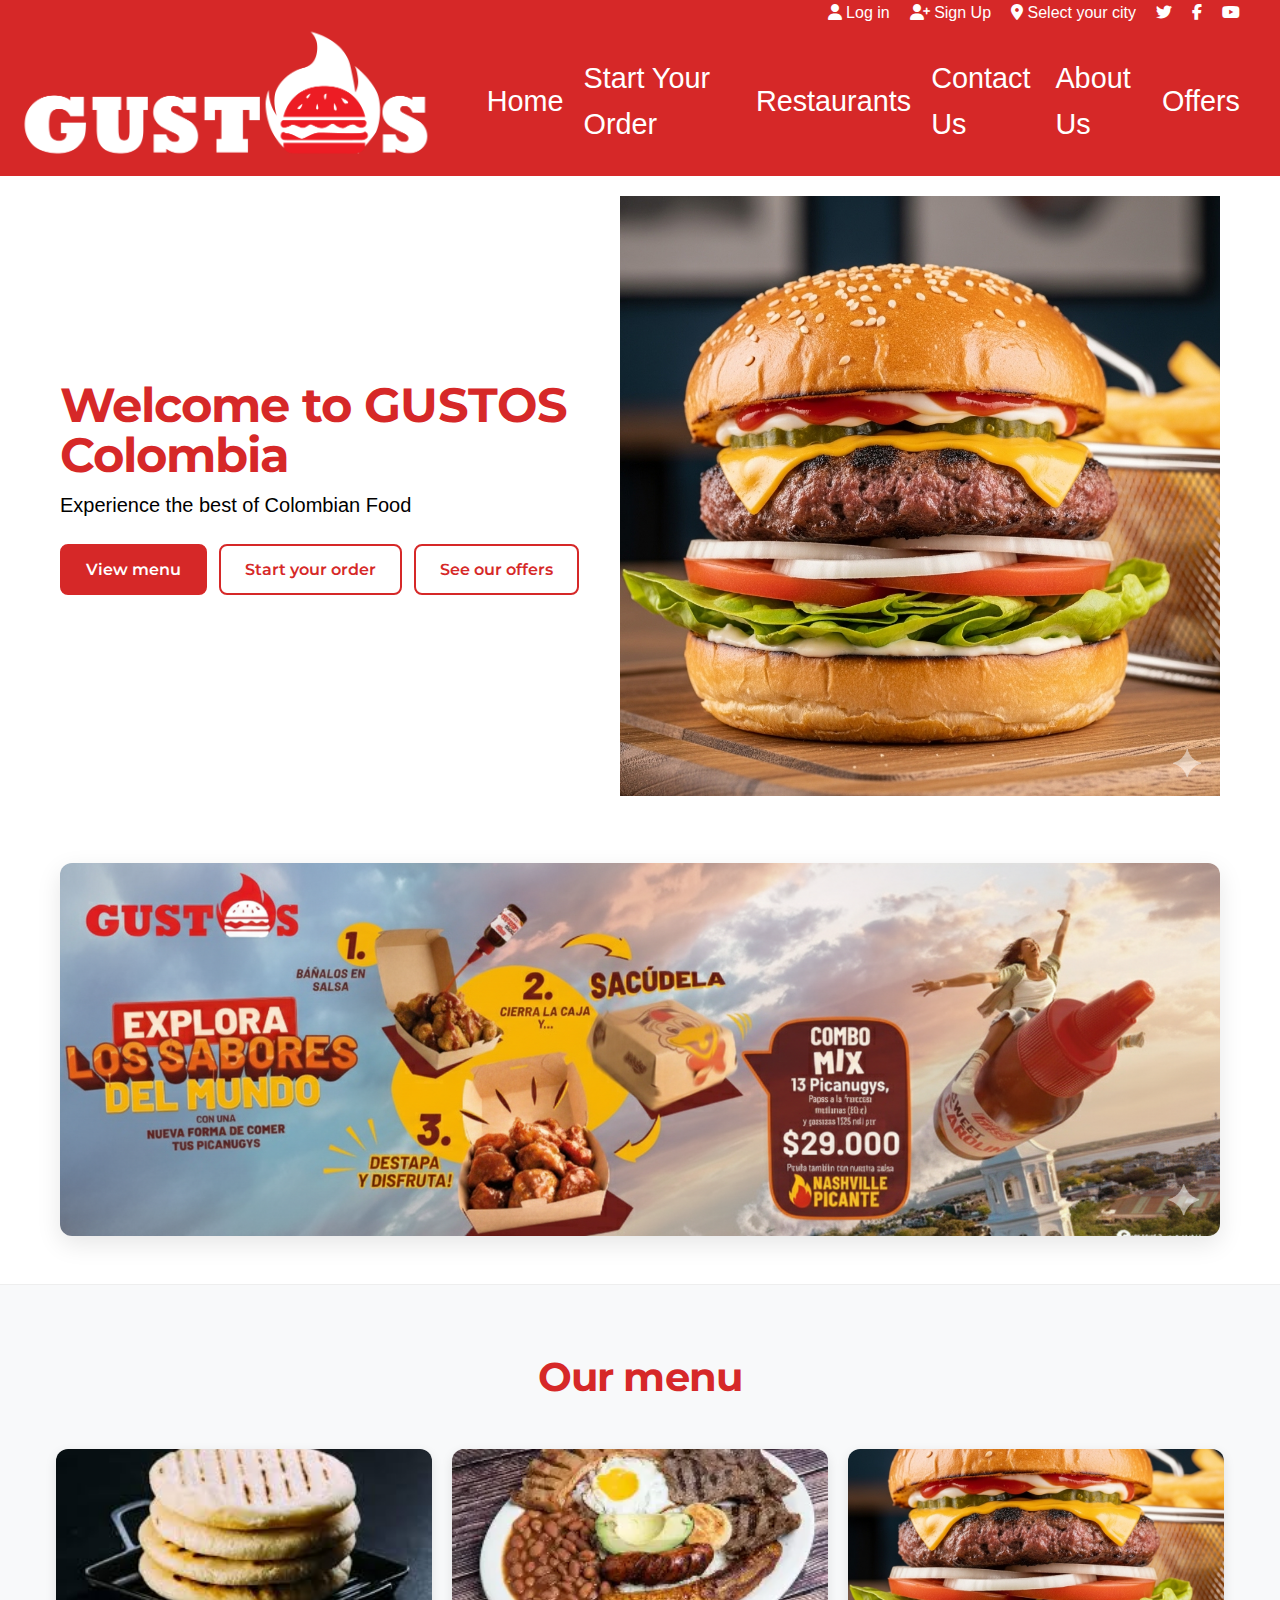
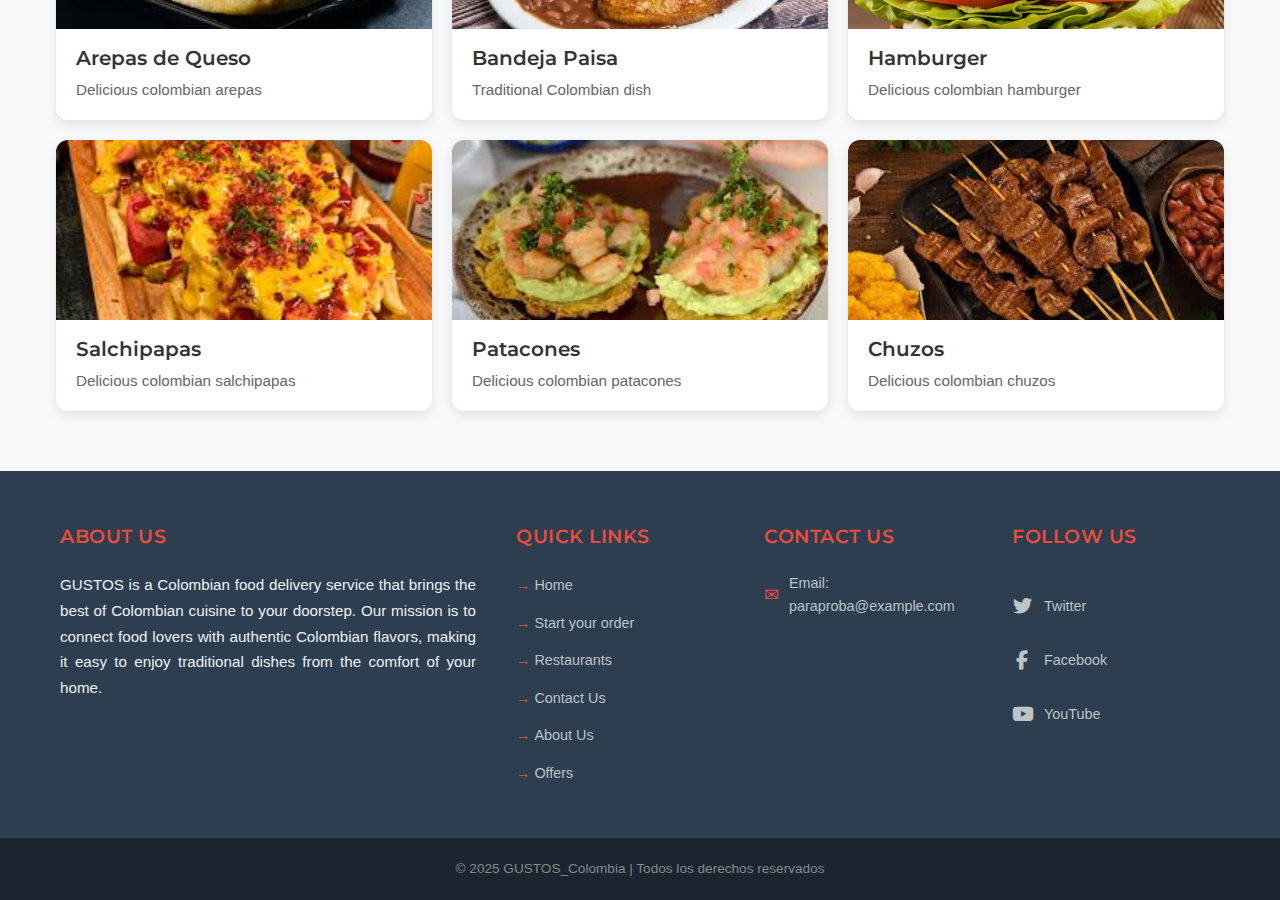
<file: 0.First_landing_page/index.html>
<!DOCTYPE html>
<html lang="en">
<head>
    <meta charset="UTF-8">
    <meta name="viewport" content="width=device-width, initial-scale=1.0">
    <title> GUSTOS - Comida con Sabor a Colombia - GUSTOS </title>
    <link rel="icon" href= "images/logo.png" type="image/png">
     <!-- Preconnect and Google Fonts -->
     <link rel="preconnect" href="https://fonts.googleapis.com">
     <link rel="preconnect" href="https://fonts.gstatic.com" crossorigin>
     <link href="https://fonts.googleapis.com/css2?family=Montserrat:wght@400;600;700&family=Inter:wght@300;400;600&display=swap" rel="stylesheet">
    <link rel="stylesheet" href="https://cdnjs.cloudflare.com/ajax/libs/font-awesome/6.5.0/css/all.min.css">
    <link rel="stylesheet" href= "styles.css">
    <link href="https://fonts.googleapis.com/css2?family=Montserrat:wght@400;600;700&family=Inter:wght@300;400;600&display=swap" rel="stylesheet">
</head>
<body>
<header class="header"> 
  <div class="top-header">
    <ul class="list-top-header">
      <li>
        <i class="fa-solid fa-user"></i>
        <a href="login.html">Log in</a>
      </li>
      <li>
        <i class="fa-solid fa-user-plus"></i>
        <a href="register.html">Sign Up</a>
      </li>
      <li>
        <i class="fa-solid fa-location-dot"></i>
        <span>Select your city</span>
      </li>
      <li>
        <a href="https://x.com/GUSTOS_Colombia" target="_blank"><i class="fa-brands fa-twitter"></i></a>
      </li>
      <li>
        <a href="https://www.facebook.com/GUSTOSColombia" target="_blank"><i class="fa-brands fa-facebook-f"></i></a>
      </li>
      <li>
        <a href="https://www.youtube.com/@GUSTOSColombia" target="_blank"><i class="fa-brands fa-youtube"></i></a>
      </li>
    </ul>
  </div>
</header>
        <!--header content (links)-->
        <nav class="navbar">
            <div class="logo"> 
                <img src = "images/GUSTOS BLANCO-02.png" alt= "logo de gustos" >
            </div>
            <ul class="nav-links">
                <li> <a href="home">Home</a></li>
                <li> <a href="orders">Start Your Order</a></li>
                <li> <a href="our_restaurants">Restaurants</a></li>
                <li> <a href="contact_us">Contact Us</a></li>
                    <li> <a href="about_us">About Us</a></li>
                    <li> <a href="offers">Offers</a></li>
                </ul>
        </nav>

    </header>
    
    <main>
            <!-- HERO -->
        <section class = "hero">
            <div class = "hero_text">
                <h1>Welcome to GUSTOS Colombia</h1>
                <p>Experience the best of Colombian Food</p>
                <div class = "hero_button">
                    <a href = "#our_foods" class = "btn-primary">View menu</a>
                    <a href = "orders.html" class = "btn secondary"> Start your order</a>
                    <a href = "offerts.html" class = "btn secondary"> See our offers</a>
                </div>
            </div>
            <div class = "hero_image">
                <img src = "images/hamburger.png" width="600" height="600" alt = "delicious hamburger">
            </div>
        </section>

        <!-- SECCIÓN PROMOCIONAL -->
        <section class="promotional-banner">
            <div class="container">
                <img src="images/JEJE.png" alt="Explora los sabores del mundo - Promoción especial" class="promo-image">
            </div>
        </section>


        <!-- Our food-->
        <section id = "our_foods" class = "our_foods">
            <h2>Our menu</h2>
            <div class = "food_grid">
                <article class = "food_card">
                    <a href = "menu.html" class = "card">
                        <div class = "food_image">
                            <img src = "images/arepas.jpg" loading="lazy" alt = "Arepas" width="300" height="200">
                        </div>
                        <h3>Arepas de Queso</h3>
                        <p>Delicious colombian arepas</p>
                    </a>
                </article>
                <article class = "food_card">
                    <a href = "menu.html" class = "card">
                        <div class = "food_image">
                            <img src = "images/OIP.webp" loading="lazy"  alt = "Bandeja Paisa" width="300" height="200">
                        </div>
                        <h3>Bandeja Paisa</h3>
                        <p>Traditional Colombian dish</p>
                    </a>
                </article>
                <article class = "food_card">
                    <a href = "menu.html" class = "card">
                        <div class = "food_image">
                            <img src = "images/hamburger.png" loading="lazy" alt = "Arepas" width="300" height="200">
                        </div>
                        <h3>Hamburger</h3>
                        <p>Delicious colombian hamburger</p>
                    </a>
                </article>
                  <article class = "food_card">
                    <a href = "menu.html" class = "card">
                        <div class = "food_image">
                            <img src = "images/salchipapas.jpg" loading="lazy" alt = "Salchipapas" width="300" height="200">
                        </div>
                        <h3>Salchipapas</h3>
                        <p>Delicious colombian salchipapas</p>
                    </a>
                </article>
                                  <article class = "food_card">
                    <a href = "menu.html" class = "card">
                        <div class = "food_image">
                            <img src = "images/patacones.jpg" loading="lazy" alt = "Patacones" width="300" height="200">
                        </div>
                        <h3>Patacones</h3>
                        <p>Delicious colombian patacones</p>
                    </a>
                </article>
                <article class = "food_card">
                    <a href = "menu.html" class = "card">
                        <div class = "food_image">
                            <img src = "images/chuzos.jpg" loading="lazy" alt = "Chuzos" width="300" height="200">
                        </div>
                        <h3>Chuzos</h3>
                        <p>Delicious colombian chuzos</p>
                    </a>
                </article> 
            </div>
        </section>
    </main>
    <footer class = "footer">
        <div class = "footer_content">
            <div class = "footer_section about">
                <h3>About Us</h3>
                <p>GUSTOS is a Colombian food delivery service that brings the best of Colombian cuisine to your doorstep. Our mission is to connect food lovers with authentic Colombian flavors, making it easy to enjoy traditional dishes from the comfort of your home.</p>
            </div>
            <div class = "footer_section links">
                <h3>Quick Links</h3>
                <ul>
                    <li><a href="home">Home</a></li>
                    <li><a href="orders">Start your order</a></li>
                    <li><a href="our_restaurants">Restaurants</a></li>
                    <li><a href="contact_us">Contact Us</a></li>
                    <li><a href="about_us">About Us</a></li>
                    <li><a href="offers">Offers</a></li>
                </ul>
            </div>
            <div class = "footer_section contact">
                <h3>Contact Us</h3>
                <p>Email: paraproba@example.com</p>
            </div>
            <div class = "footer_section social">
                <h3>Follow Us</h3>
                <a href = "https://x.com/GUSTOS_Colombia" target="_blank"><i class="fa-brands fa-twitter"></i> Twitter</a>
                <a href = "https://www.facebook.com/GUSTOSColombia" target="_blank"><i class="fa-brands fa-facebook-f"></i> Facebook</a>
                <a href = "https://www.youtube.com/@GUSTOSColombia" target="_blank"><i class="fa-brands fa-youtube"></i> YouTube</a>
            </div>
        </div>
    <div class = "footer_bottom">
        <p>&copy; 2025 GUSTOS_Colombia | Todos los derechos reservados</p>
    </div>
</body>
</html>
</file>
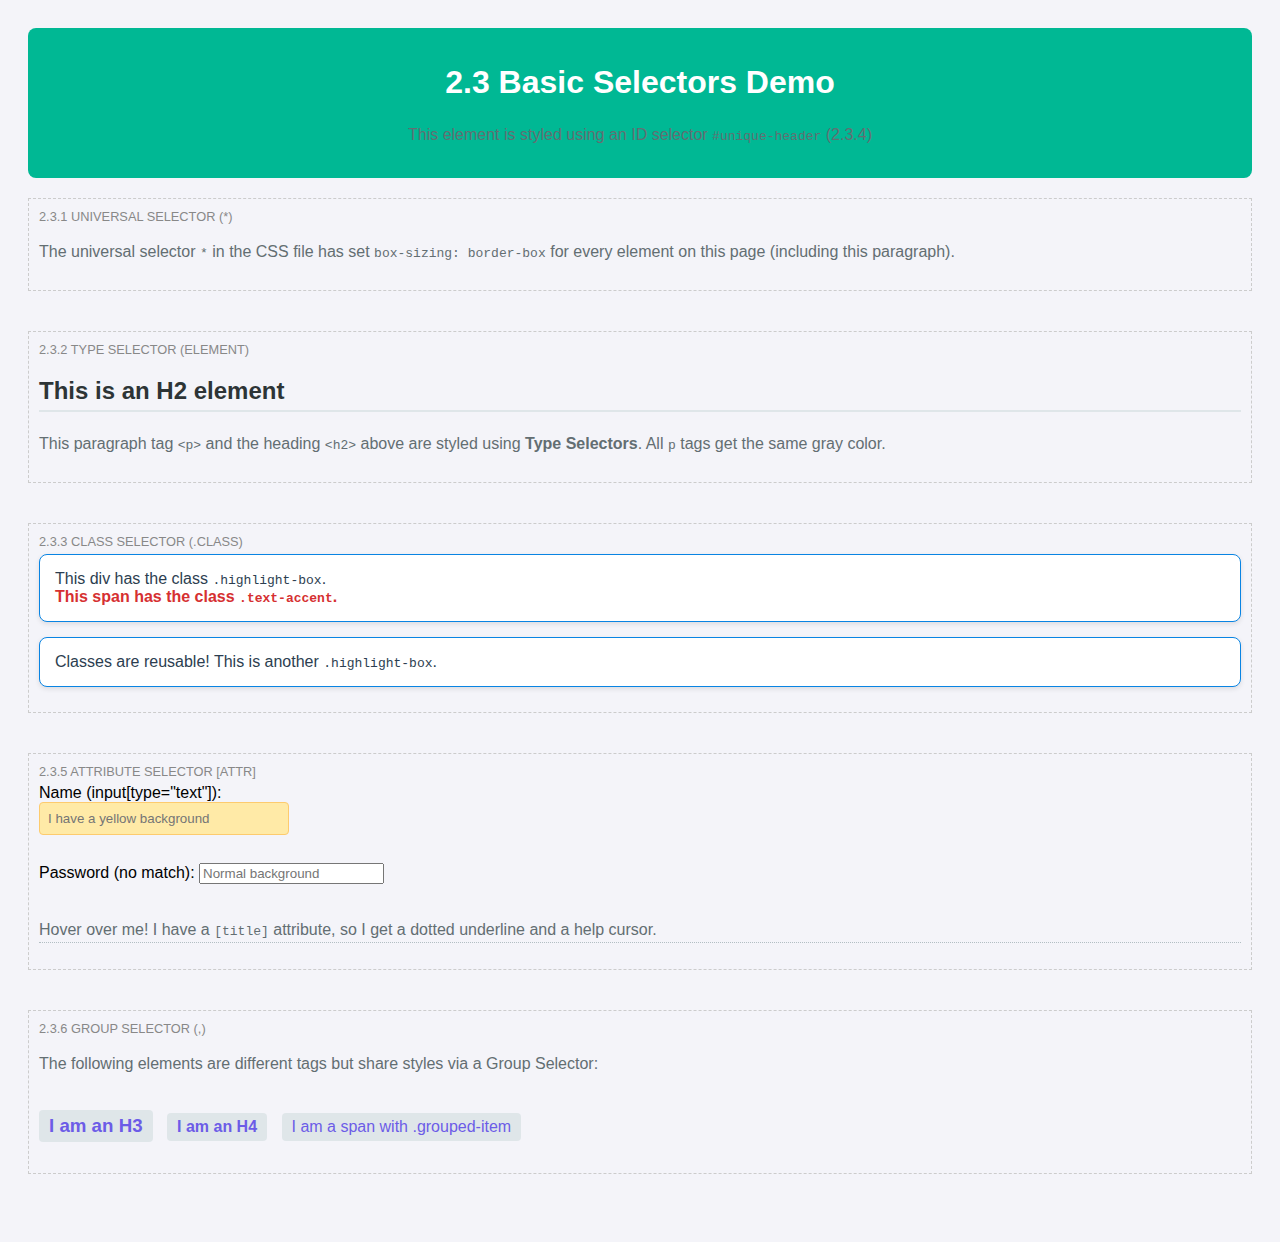
<file: 2.3 CSS_basic_selectors/Summary/index.html>
<!DOCTYPE html>
<html lang="en">
<head>
    <meta charset="UTF-8">
    <meta name="viewport" content="width=device-width, initial-scale=1.0">
    <title>2.3 Basic Selectors Demo</title>
    <!-- Linking the CSS file -->
    <link rel="stylesheet" href="selectors.css">
    <style>
        /* Small internal style just to layout the sections clearly */
        section {
            margin-bottom: 40px;
            padding: 10px;
            border: 1px dashed #ccc;
        }
        .label {
            font-size: 0.8rem;
            text-transform: uppercase;
            color: #888;
            margin-bottom: 5px;
            display: block;
        }
    </style>
</head>
<body>

    <header id="unique-header">
        <h1>2.3 Basic Selectors Demo</h1>
        <p>This element is styled using an ID selector <code>#unique-header</code> (2.3.4)</p>
    </header>

    <!-- 2.3.1 Universal Selector -->
    <section>
        <span class="label">2.3.1 Universal Selector (*)</span>
        <p>The universal selector <code>*</code> in the CSS file has set <code>box-sizing: border-box</code> for every element on this page (including this paragraph).</p>
    </section>

    <!-- 2.3.2 Type Selector -->
    <section>
        <span class="label">2.3.2 Type Selector (element)</span>
        <h2>This is an H2 element</h2>
        <p>This paragraph tag <code>&lt;p&gt;</code> and the heading <code>&lt;h2&gt;</code> above are styled using <strong>Type Selectors</strong>. All <code>p</code> tags get the same gray color.</p>
    </section>

    <!-- 2.3.3 Class Selector -->
    <section>
        <span class="label">2.3.3 Class Selector (.class)</span>
        <div class="highlight-box">
            This div has the class <code>.highlight-box</code>.
            <br>
            <span class="text-accent">This span has the class <code>.text-accent</code>.</span>
        </div>
        <div class="highlight-box">
            Classes are reusable! This is another <code>.highlight-box</code>.
        </div>
    </section>

    <!-- 2.3.5 Attribute Selector -->
    <section>
        <span class="label">2.3.5 Attribute Selector [attr]</span>
        
        <label for="name">Name (input[type="text"]):</label>
        <input type="text" id="name" placeholder="I have a yellow background">

        <br>
        <label for="pass">Password (no match):</label>
        <input type="password" id="pass" placeholder="Normal background">

        <br><br>
        <p title="I have a title attribute">
            Hover over me! I have a <code>[title]</code> attribute, so I get a dotted underline and a help cursor.
        </p>
    </section>

    <!-- 2.3.6 Group Selector -->
    <section>
        <span class="label">2.3.6 Group Selector (,)</span>
        <p>The following elements are different tags but share styles via a Group Selector:</p>
        
        <h3>I am an H3</h3>
        <h4>I am an H4</h4>
        <span class="grouped-item">I am a span with .grouped-item</span>
    </section>

</body>
</html>
</file>
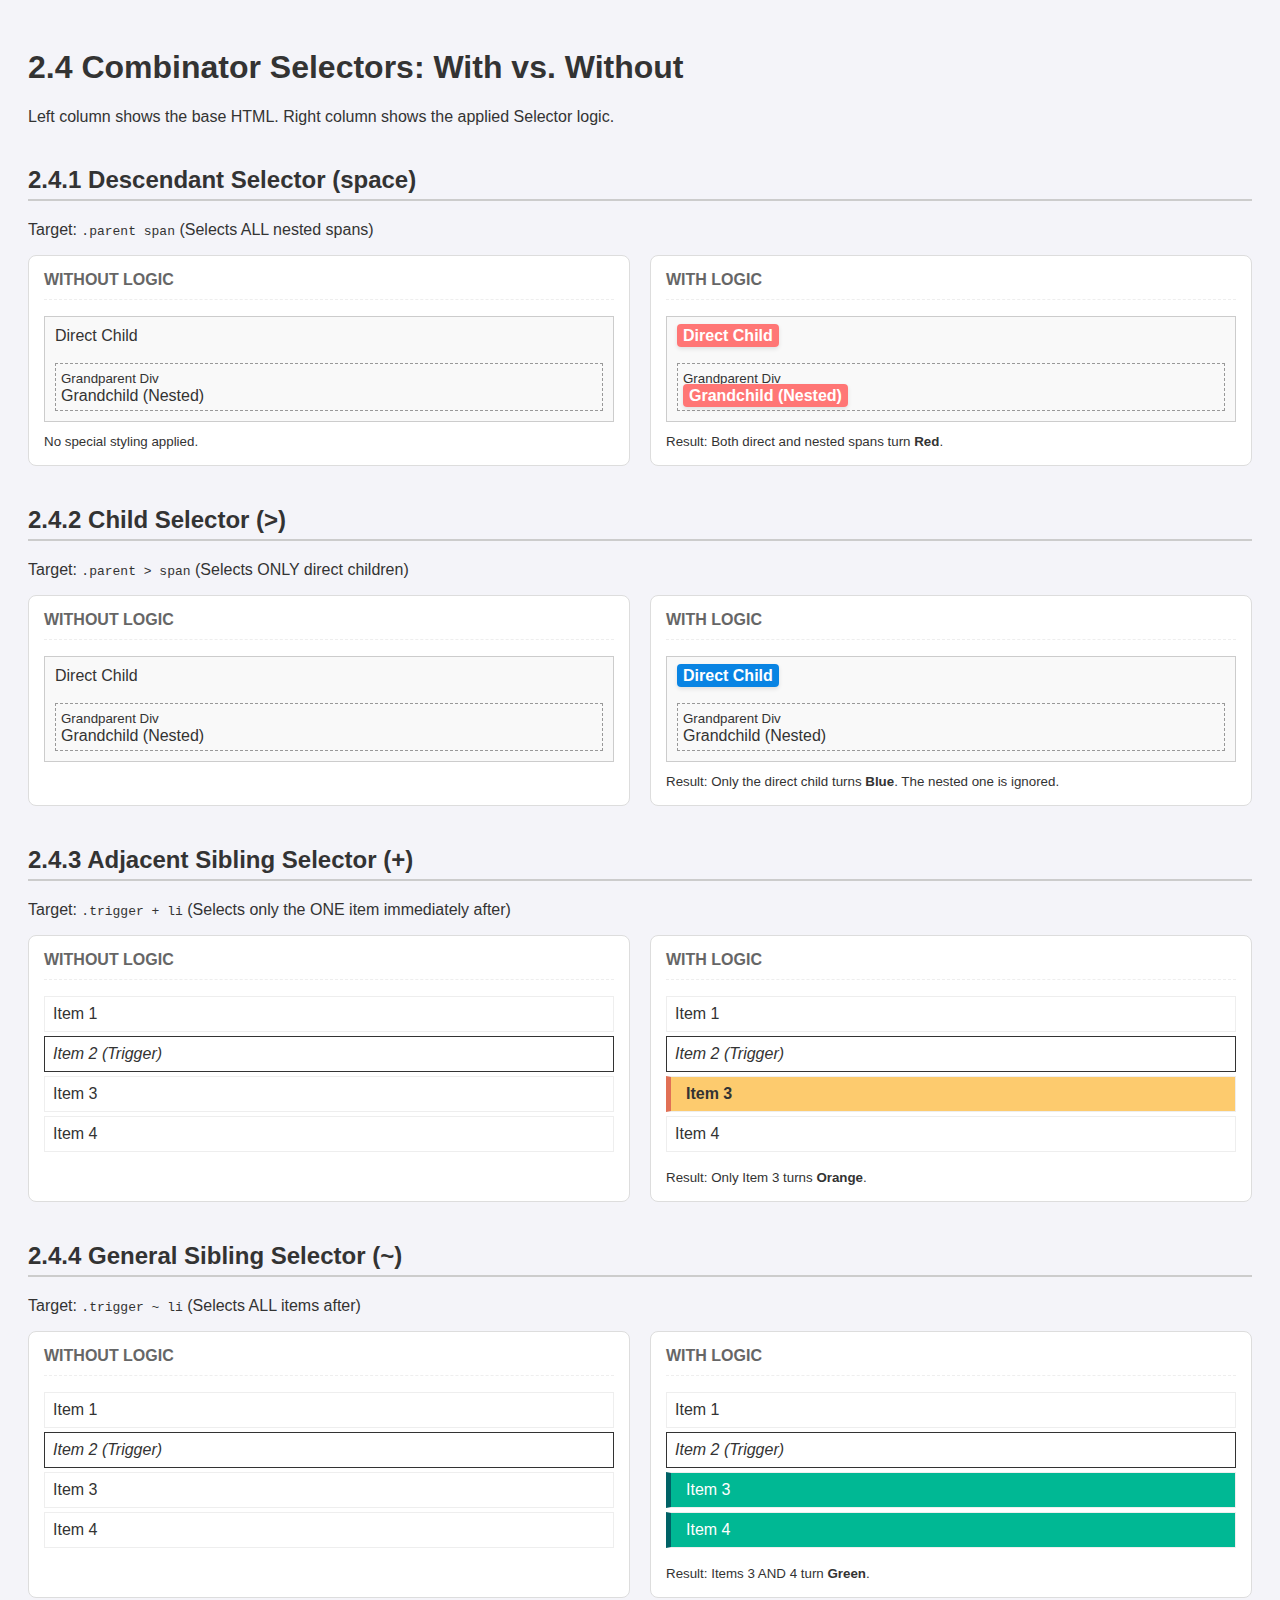
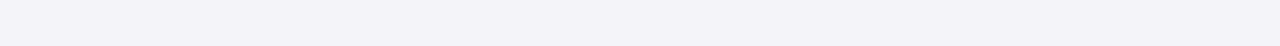
<file: 2.4 CSS_Combinator Selectors/summary/index.html>
<!DOCTYPE html>
<html lang="en">
<head>
    <meta charset="UTF-8">
    <meta name="viewport" content="width=device-width, initial-scale=1.0">
    <title>2.4 Combinators: With vs Without</title>
    <link rel="stylesheet" href="combinators.css">
</head>
<body>

    <h1>2.4 Combinator Selectors: With vs. Without</h1>
    <p>Left column shows the base HTML. Right column shows the applied Selector logic.</p>

    <!-- 2.4.1 Descendant -->
    <h2>2.4.1 Descendant Selector (space)</h2>
    <p>Target: <code>.parent span</code> (Selects ALL nested spans)</p>
    <div class="comparison-wrapper">
        <!-- WITHOUT -->
        <div class="col">
            <h3>Without Logic</h3>
            <div class="demo-box">
                <span>Direct Child</span><br><br>
                <div style="border:1px dashed #999; padding:5px;">
                    <small>Grandparent Div</small><br>
                    <span>Grandchild (Nested)</span>
                </div>
            </div>
            <small>No special styling applied.</small>
        </div>

        <!-- WITH -->
        <div class="col">
            <h3>With Logic</h3>
            <!-- The class "with-descendant" activates the CSS rules -->
            <div class="demo-box with-descendant">
                <span>Direct Child</span><br><br>
                <div style="border:1px dashed #999; padding:5px;">
                    <small>Grandparent Div</small><br>
                    <span>Grandchild (Nested)</span>
                </div>
            </div>
            <small>Result: Both direct and nested spans turn <strong>Red</strong>.</small>
        </div>
    </div>


    <!-- 2.4.2 Child -->
    <h2>2.4.2 Child Selector (>)</h2>
    <p>Target: <code>.parent > span</code> (Selects ONLY direct children)</p>
    <div class="comparison-wrapper">
        <!-- WITHOUT -->
        <div class="col">
            <h3>Without Logic</h3>
            <div class="demo-box">
                <span>Direct Child</span><br><br>
                <div style="border:1px dashed #999; padding:5px;">
                    <small>Grandparent Div</small><br>
                    <span>Grandchild (Nested)</span>
                </div>
            </div>
        </div>

        <!-- WITH -->
        <div class="col">
            <h3>With Logic</h3>
            <div class="demo-box with-child">
                <span>Direct Child</span><br><br>
                <div style="border:1px dashed #999; padding:5px;">
                    <small>Grandparent Div</small><br>
                    <span>Grandchild (Nested)</span>
                </div>
            </div>
            <small>Result: Only the direct child turns <strong>Blue</strong>. The nested one is ignored.</small>
        </div>
    </div>


    <!-- 2.4.3 Adjacent Sibling -->
    <h2>2.4.3 Adjacent Sibling Selector (+)</h2>
    <p>Target: <code>.trigger + li</code> (Selects only the ONE item immediately after)</p>
    <div class="comparison-wrapper">
        <!-- WITHOUT -->
        <div class="col">
            <h3>Without Logic</h3>
            <ul>
                <li>Item 1</li>
                <li class="trigger">Item 2 (Trigger)</li>
                <li>Item 3</li>
                <li>Item 4</li>
            </ul>
        </div>

        <!-- WITH -->
        <div class="col">
            <h3>With Logic</h3>
            <div class="with-adjacent">
                <ul>
                    <li>Item 1</li>
                    <li class="trigger">Item 2 (Trigger)</li>
                    <li>Item 3</li>
                    <li>Item 4</li>
                </ul>
            </div>
            <small>Result: Only Item 3 turns <strong>Orange</strong>.</small>
        </div>
    </div>


    <!-- 2.4.3 General Sibling -->
    <h2>2.4.4 General Sibling Selector (~)</h2>
    <p>Target: <code>.trigger ~ li</code> (Selects ALL items after)</p>
    <div class="comparison-wrapper">
        <!-- WITHOUT -->
        <div class="col">
            <h3>Without Logic</h3>
            <ul>
                <li>Item 1</li>
                <li class="trigger">Item 2 (Trigger)</li>
                <li>Item 3</li>
                <li>Item 4</li>
            </ul>
        </div>

        <!-- WITH -->
        <div class="col">
            <h3>With Logic</h3>
            <div class="with-general">
                <ul>
                    <li>Item 1</li>
                    <li class="trigger">Item 2 (Trigger)</li>
                    <li>Item 3</li>
                    <li>Item 4</li>
                </ul>
            </div>
            <small>Result: Items 3 AND 4 turn <strong>Green</strong>.</small>
        </div>
    </div>

</body>
</html>
</file>
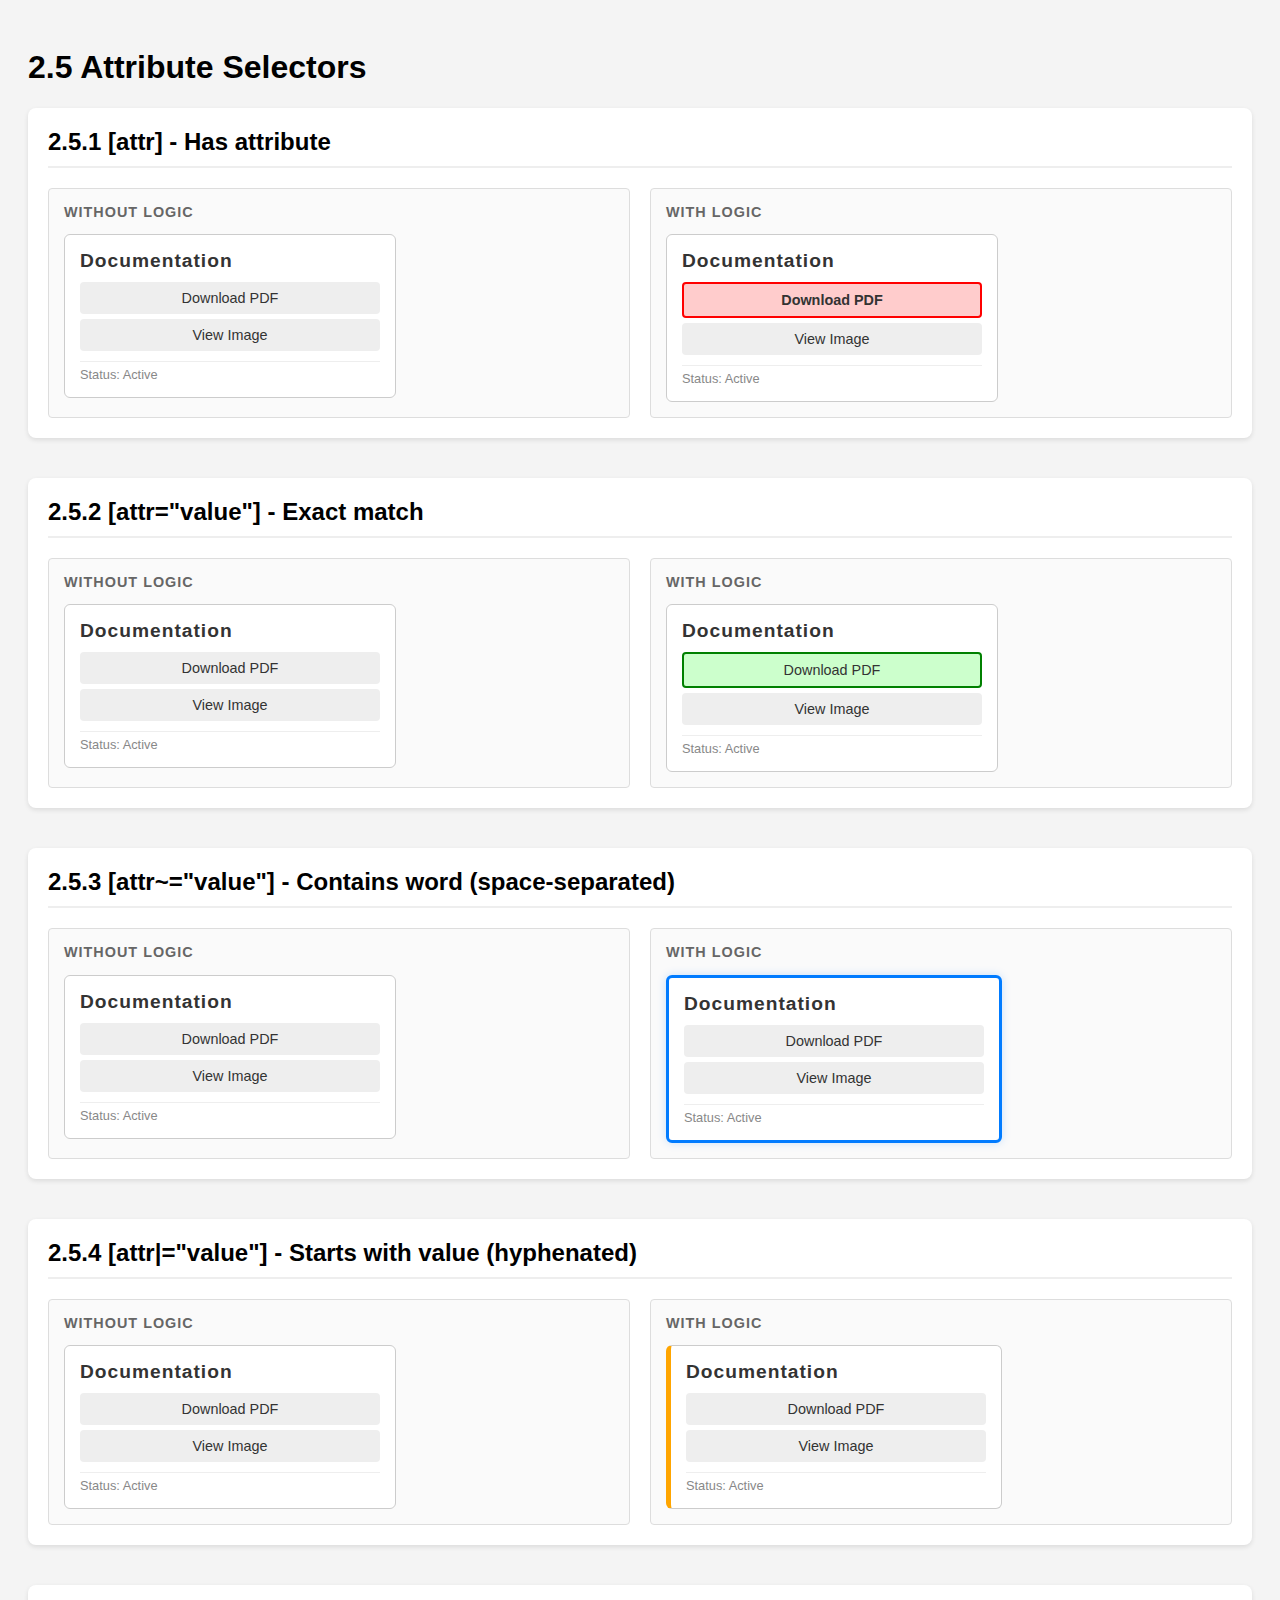
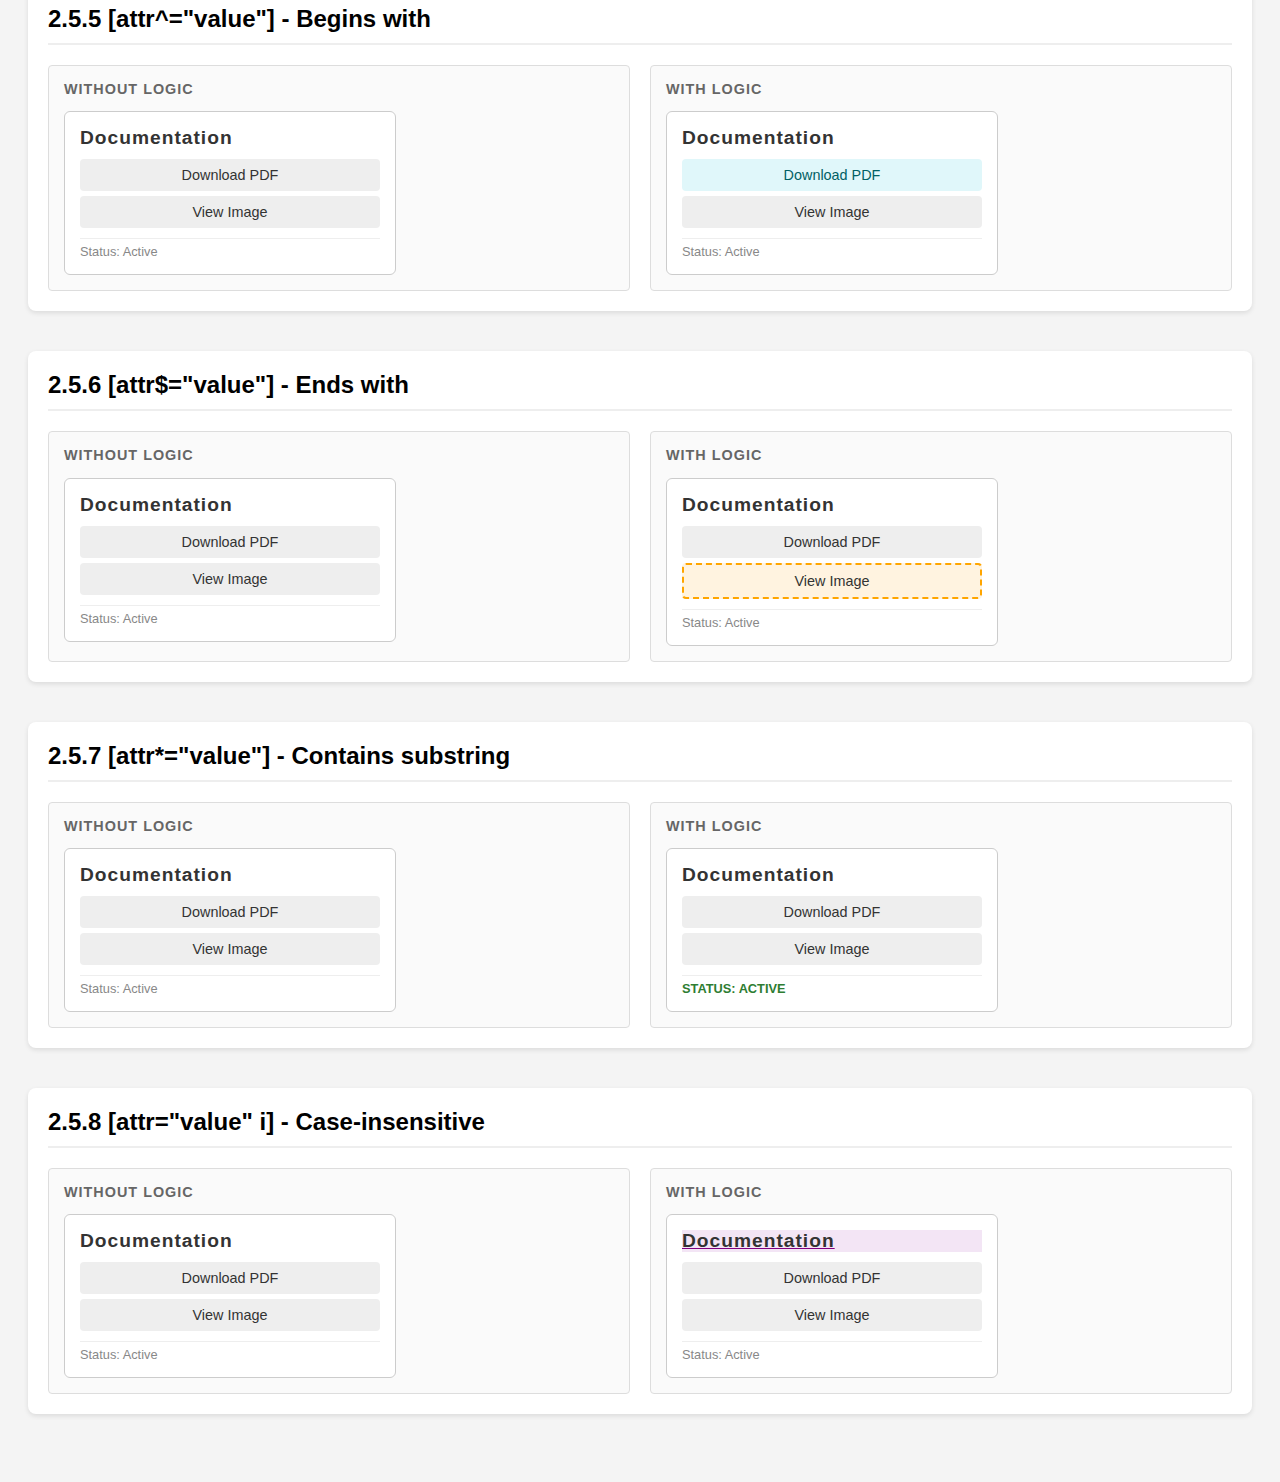
<file: 2.5 CSS_attribute_selectors/summary/index.html>
<!-- index.html -->
<!DOCTYPE html>
<html lang="en">
<head>
    <meta charset="UTF-8">
    <meta name="viewport" content="width=device-width, initial-scale=1.0">
    <title>2.5 Attribute Selectors</title>
    <link rel="stylesheet" href="styles.css">
</head>
<body>

    <!-- 
    GLOBAL CANONICAL STRUCTURE 
    A generic card component used verbatim in all examples below.
    structure:
    <article class="card" lang="en-US" data-tags="featured secure-item">
        <h3 class="card-title" title="Main Header">Documentation</h3>
        <div class="content">
            <a href="https://secure.example.com/manual.pdf" class="link primary" target="_blank">Download PDF</a>
            <a href="http://demo-site.org/preview.jpg" class="link secondary">View Image</a>
        </div>
        <footer data-status="active-visible">Status: Active</footer>
    </article>
    -->

    <h1>2.5 Attribute Selectors</h1>

    <!-- 2.5.1 [attr] - Has attribute -->
    <section id="topic-2-5-1">
        <h2>2.5.1 [attr] - Has attribute</h2>
        <div class="panel-container">
            <div class="panel without-logic">
                <h3>WITHOUT LOGIC</h3>
                <!-- Canonical Structure -->
                <article class="card" lang="en-US" data-tags="featured secure-item">
                    <h3 class="card-title" title="Main Header">Documentation</h3>
                    <div class="content">
                        <!-- Standard link with target attribute -->
                        <a href="https://secure.example.com/manual.pdf" class="link primary" target="_blank">Download PDF</a>
                        <a href="http://demo-site.org/preview.jpg" class="link secondary">View Image</a>
                    </div>
                    <footer data-status="active-visible">Status: Active</footer>
                </article>
            </div>
            <div class="panel with-logic">
                <h3>WITH LOGIC</h3>
                <!-- Canonical Structure -->
                <article class="card" lang="en-US" data-tags="featured secure-item">
                    <h3 class="card-title" title="Main Header">Documentation</h3>
                    <div class="content">
                        <!-- This link has the 'target' attribute, so it gets styled -->
                        <!--                                              ↓↓↓↓↓↓ THIS ATTRIBUTE matches the [target] selector -->
                        <a href="https://secure.example.com/manual.pdf" class="link primary" target="_blank">Download PDF</a>
                        <a href="http://demo-site.org/preview.jpg" class="link secondary">View Image</a>
                    </div>
                    <footer data-status="active-visible">Status: Active</footer>
                </article>
            </div>
        </div>
    </section>

    <!-- 2.5.2 [attr="value"] - Exact match -->
    <section id="topic-2-5-2">
        <h2>2.5.2 [attr="value"] - Exact match</h2>
        <div class="panel-container">
            <div class="panel without-logic">
                <h3>WITHOUT LOGIC</h3>
                <article class="card" lang="en-US" data-tags="featured secure-item">
                    <h3 class="card-title" title="Main Header">Documentation</h3>
                    <div class="content">
                        <a href="https://secure.example.com/manual.pdf" class="link primary" target="_blank">Download PDF</a>
                        <a href="http://demo-site.org/preview.jpg" class="link secondary">View Image</a>
                    </div>
                    <footer data-status="active-visible">Status: Active</footer>
                </article>
            </div>
            <div class="panel with-logic">
                <h3>WITH LOGIC</h3>
                <article class="card" lang="en-US" data-tags="featured secure-item">
                    <h3 class="card-title" title="Main Header">Documentation</h3>
                    <div class="content">
                        <!-- Matches exactly target="_blank" -->
                        <a href="https://secure.example.com/manual.pdf" class="link primary" target="_blank">Download PDF</a>
                        <a href="http://demo-site.org/preview.jpg" class="link secondary">View Image</a>
                    </div>
                    <footer data-status="active-visible">Status: Active</footer>
                </article>
            </div>
        </div>
    </section>

    <!-- 2.5.3 [attr~="value"] - Contains word -->
    <section id="topic-2-5-3">
        <h2>2.5.3 [attr~="value"] - Contains word (space-separated)</h2>
        <div class="panel-container">
            <div class="panel without-logic">
                <h3>WITHOUT LOGIC</h3>
                <article class="card" lang="en-US" data-tags="featured secure-item">
                    <h3 class="card-title" title="Main Header">Documentation</h3>
                    <div class="content">
                        <a href="https://secure.example.com/manual.pdf" class="link primary" target="_blank">Download PDF</a>
                        <a href="http://demo-site.org/preview.jpg" class="link secondary">View Image</a>
                    </div>
                    <footer data-status="active-visible">Status: Active</footer>
                </article>
            </div>
            <div class="panel with-logic">
                <h3>WITH LOGIC</h3>
                <!-- 'featured' is one of the space-separated words in data-tags -->
                <article class="card" lang="en-US" data-tags="featured secure-item">
                    <h3 class="card-title" title="Main Header">Documentation</h3>
                    <div class="content">
                        <a href="https://secure.example.com/manual.pdf" class="link primary" target="_blank">Download PDF</a>
                        <a href="http://demo-site.org/preview.jpg" class="link secondary">View Image</a>
                    </div>
                    <footer data-status="active-visible">Status: Active</footer>
                </article>
            </div>
        </div>
    </section>

    <!-- 2.5.4 [attr|="value"] - Starts with value (hyphen-separated) -->
    <section id="topic-2-5-4">
        <h2>2.5.4 [attr|="value"] - Starts with value (hyphenated)</h2>
        <div class="panel-container">
            <div class="panel without-logic">
                <h3>WITHOUT LOGIC</h3>
                <article class="card" lang="en-US" data-tags="featured secure-item">
                    <h3 class="card-title" title="Main Header">Documentation</h3>
                    <div class="content">
                        <a href="https://secure.example.com/manual.pdf" class="link primary" target="_blank">Download PDF</a>
                        <a href="http://demo-site.org/preview.jpg" class="link secondary">View Image</a>
                    </div>
                    <footer data-status="active-visible">Status: Active</footer>
                </article>
            </div>
            <div class="panel with-logic">
                <h3>WITH LOGIC</h3>
                <!-- Matches 'en' in 'en-US' (perfect for lang attributes) -->
                <article class="card" lang="en-US" data-tags="featured secure-item">
                    <h3 class="card-title" title="Main Header">Documentation</h3>
                    <div class="content">
                        <a href="https://secure.example.com/manual.pdf" class="link primary" target="_blank">Download PDF</a>
                        <a href="http://demo-site.org/preview.jpg" class="link secondary">View Image</a>
                    </div>
                    <footer data-status="active-visible">Status: Active</footer>
                </article>
            </div>
        </div>
    </section>

    <!-- 2.5.5 [attr^="value"] - Begins with -->
    <section id="topic-2-5-5">
        <h2>2.5.5 [attr^="value"] - Begins with</h2>
        <div class="panel-container">
            <div class="panel without-logic">
                <h3>WITHOUT LOGIC</h3>
                <article class="card" lang="en-US" data-tags="featured secure-item">
                    <h3 class="card-title" title="Main Header">Documentation</h3>
                    <div class="content">
                        <a href="https://secure.example.com/manual.pdf" class="link primary" target="_blank">Download PDF</a>
                        <a href="http://demo-site.org/preview.jpg" class="link secondary">View Image</a>
                    </div>
                    <footer data-status="active-visible">Status: Active</footer>
                </article>
            </div>
            <div class="panel with-logic">
                <h3>WITH LOGIC</h3>
                <!-- Matches href starting with 'https' -> Secure Link -->
                <article class="card" lang="en-US" data-tags="featured secure-item">
                    <h3 class="card-title" title="Main Header">Documentation</h3>
                    <div class="content">
                        <a href="https://secure.example.com/manual.pdf" class="link primary" target="_blank">Download PDF</a>
                        <a href="http://demo-site.org/preview.jpg" class="link secondary">View Image</a>
                    </div>
                    <footer data-status="active-visible">Status: Active</footer>
                </article>
            </div>
        </div>
    </section>

    <!-- 2.5.6 [attr$="value"] - Ends with -->
    <section id="topic-2-5-6">
        <h2>2.5.6 [attr$="value"] - Ends with</h2>
        <div class="panel-container">
            <div class="panel without-logic">
                <h3>WITHOUT LOGIC</h3>
                <article class="card" lang="en-US" data-tags="featured secure-item">
                    <h3 class="card-title" title="Main Header">Documentation</h3>
                    <div class="content">
                        <a href="https://secure.example.com/manual.pdf" class="link primary" target="_blank">Download PDF</a>
                        <a href="http://demo-site.org/preview.jpg" class="link secondary">View Image</a>
                    </div>
                    <footer data-status="active-visible">Status: Active</footer>
                </article>
            </div>
            <div class="panel with-logic">
                <h3>WITH LOGIC</h3>
                <!-- Matches href ending with '.jpg' -->
                <article class="card" lang="en-US" data-tags="featured secure-item">
                    <h3 class="card-title" title="Main Header">Documentation</h3>
                    <div class="content">
                        <a href="https://secure.example.com/manual.pdf" class="link primary" target="_blank">Download PDF</a>
                        <a href="http://demo-site.org/preview.jpg" class="link secondary">View Image</a>
                    </div>
                    <footer data-status="active-visible">Status: Active</footer>
                </article>
            </div>
        </div>
    </section>

    <!-- 2.5.7 *[attr*="value"] - Contains substring -->
    <section id="topic-2-5-7">
        <h2>2.5.7 [attr*="value"] - Contains substring</h2>
        <div class="panel-container">
            <div class="panel without-logic">
                <h3>WITHOUT LOGIC</h3>
                <article class="card" lang="en-US" data-tags="featured secure-item">
                    <h3 class="card-title" title="Main Header">Documentation</h3>
                    <div class="content">
                        <a href="https://secure.example.com/manual.pdf" class="link primary" target="_blank">Download PDF</a>
                        <a href="http://demo-site.org/preview.jpg" class="link secondary">View Image</a>
                    </div>
                    <footer data-status="active-visible">Status: Active</footer>
                </article>
            </div>
            <div class="panel with-logic">
                <h3>WITH LOGIC</h3>
                <!-- Matches 'active' substring inside 'active-visible' -->
                <article class="card" lang="en-US" data-tags="featured secure-item">
                    <h3 class="card-title" title="Main Header">Documentation</h3>
                    <div class="content">
                        <a href="https://secure.example.com/manual.pdf" class="link primary" target="_blank">Download PDF</a>
                        <a href="http://demo-site.org/preview.jpg" class="link secondary">View Image</a>
                    </div>
                    <footer data-status="active-visible">Status: Active</footer>
                </article>
            </div>
        </div>
    </section>

    <!-- 2.5.8 [attr="value" i] - Case-insensitive -->
    <section id="topic-2-5-8">
        <h2>2.5.8 [attr="value" i] - Case-insensitive</h2>
        <div class="panel-container">
            <div class="panel without-logic">
                <h3>WITHOUT LOGIC</h3>
                <article class="card" lang="en-US" data-tags="featured secure-item">
                    <h3 class="card-title" title="Main Header">Documentation</h3>
                    <div class="content">
                        <a href="https://secure.example.com/manual.pdf" class="link primary" target="_blank">Download PDF</a>
                        <a href="http://demo-site.org/preview.jpg" class="link secondary">View Image</a>
                    </div>
                    <footer data-status="active-visible">Status: Active</footer>
                </article>
            </div>
            <div class="panel with-logic">
                <h3>WITH LOGIC</h3>
                <!-- Targeted with lowercase 'main header' even though HTML is Title Case -->
                <article class="card" lang="en-US" data-tags="featured secure-item">
                    <h3 class="card-title" title="Main Header">Documentation</h3>
                    <div class="content">
                        <a href="https://secure.example.com/manual.pdf" class="link primary" target="_blank">Download PDF</a>
                        <a href="http://demo-site.org/preview.jpg" class="link secondary">View Image</a>
                    </div>
                    <footer data-status="active-visible">Status: Active</footer>
                </article>
            </div>
        </div>
    </section>

</body>
</html>
</file>
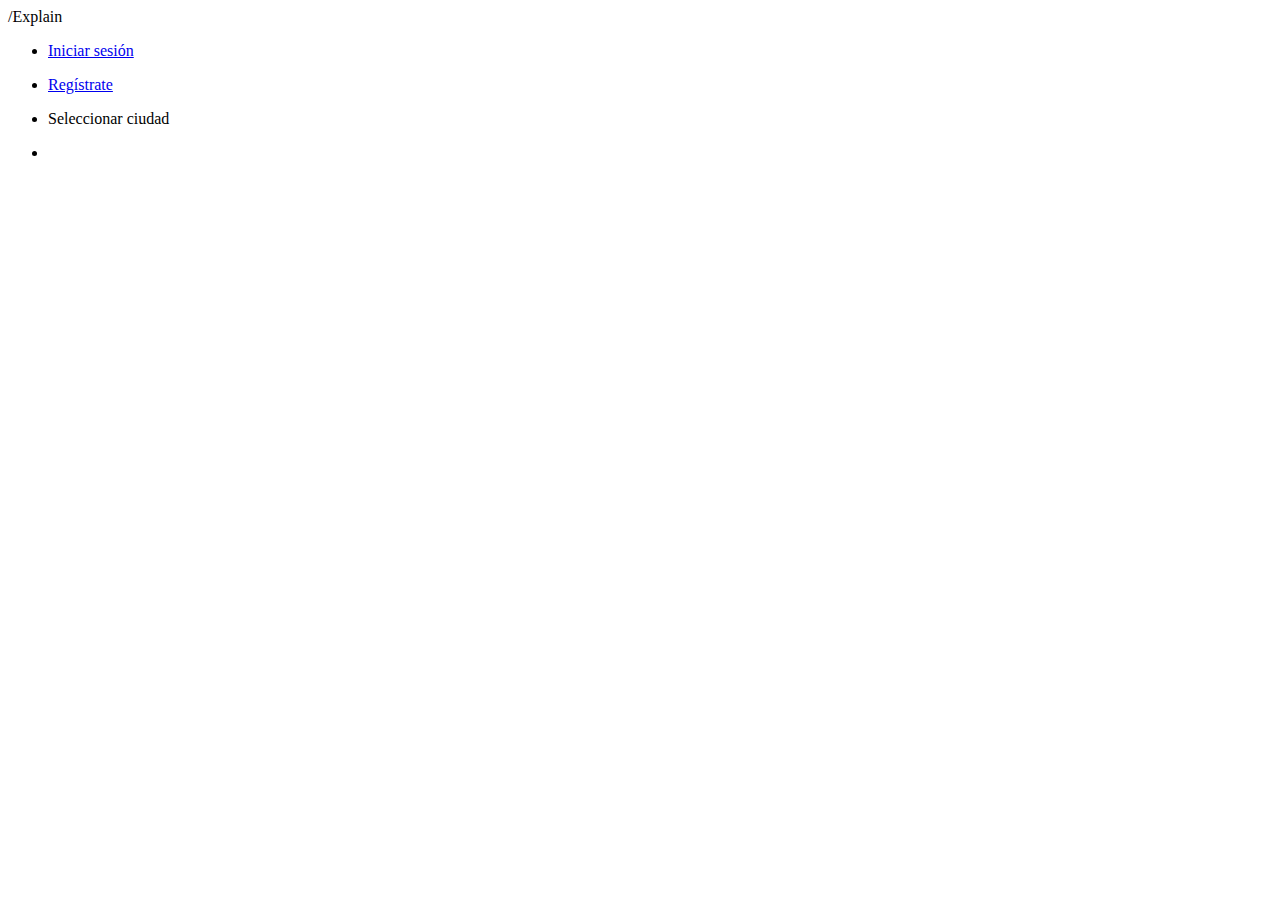
<file: 0.First_landing_page/images/prueba_2.html>
<!DOCTYPE html>
<html lang="en">
<head>
    <meta charset="UTF-8">
    <meta name="viewport" content="width=device-width, initial-scale=1.0">
    <title>Document</title>
</head>
<body>
    
</body>
</html>


/Explain 
<!-- explain me this-->
 <div class="container"> <!-- container of the top header -->
                <div class="row"> <!-- row of the top header -->
                    <div class="col-xs-12"> <!-- column of the top header -->
                        <ul class="list-top-header"> <!-- list of the top header -->
                                                        <li class="icon-Copy"> <!-- list item of the top header -->
                                <i class="icon-user"></i> <!-- icon of the top header -->
                                <p> <!-- paragraph of the top header -->
                                    <a href="https://frisby.com.co/login">Iniciar sesión</a> <!-- link of the top header -->
                                </p> <!-- end of paragraph -->
                            </li>
                            <li class="icon-Copy">
                                <i class="icon-form"></i>
                                <p>
                                    <a href="https://frisby.com.co/registro">Regístrate</a>
                                </p>
                            </li>
                                                        <li class="icon-Copy Location-nav">
                                <i class="icon-marker"></i>
                                <p>
                                                                            <span>Seleccionar ciudad</span>
                                                                    </p>
                            </li>
                            <li class="icon-Social">
                                <a href="https://x.com/frisbylohace" target="_blank"><i class="icon-twitter"></i></a>
                                <a href="https://www.facebook.com/frisbyfans" target="_blank"><i class="icon-facebook"></i></a>
                                <a href="https://www.youtube.com/user/FrisbyFans" target="_blank"><i class="icon-youtube"></i></a>
                            </li>
                        </ul>
                    </div>
                </div>
            </div>
</file>
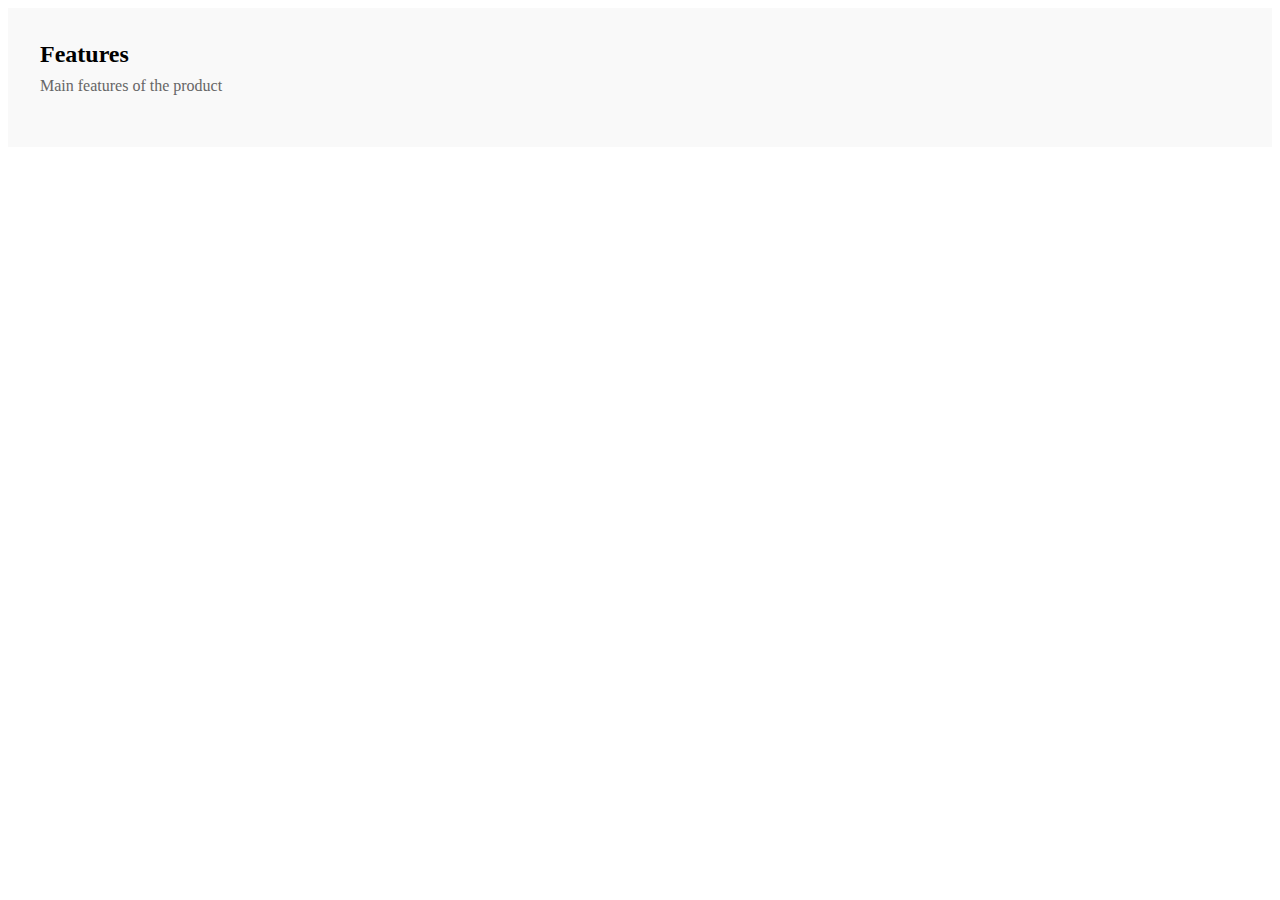
<file: 1.2 Semantic Structural Elements/1.2.1 header/2.example_section_header/section_header1/section_header1.html>
<!DOCTYPE html>
<html lang="en">
<head>
    <meta charset="UTF-8">
    <meta name="viewport" content="width=device-width, initial-scale=1.0">
    <title>Document</title>
    <link rel="stylesheet" href="/1.2 Semantic Structural Elements/1.2.1 header/2.example_section_header/section_header1/section_header1.css">
</head>
<body>
    <section class="feature-section">
  <header class="feature-header">
    <h2 class="feature-title">Features</h2>
    <p class="feature-description">Main features of the product</p>
  </header>
</section>
</body>
</html>
</file>
<file: 0.First_landing_page/styles.css>
* {
  margin: 0;
  padding: 0;
  box-sizing: border-box;
}
body {
  font-family: Arial, sans-serif;
  line-height: 1.6;
  color: #333;
}
a {
  text-decoration: none;
  color: inherit;
}
ul {
  list-style: none;
}

/* Contenedor principal para limitar ancho */
.container {
  max-width: 1200px;  /* ancho máximo */
  margin: 0 auto;     /* centrar horizontalmente */
  padding: 0 20px;    /* padding lateral para móviles */
}

/* header */

.header {
  width: 100%;
  background-color: #d62828; /* rojo de marca */
  color: white;
  font-size: 1rem;
  margin-bottom: 0;
  padding-bottom: 0;
}

/* top header */ 

.top-header {
    display: flex; 
    justify-content: flex-end; 
    align-items: end;
    gap: 20px;
}

.top-header {
    /* ...existing code... */
    padding-right: 40px; /* Ajusta el valor según lo que necesites */
}

.list-top-header {
    display: flex;
    align-items: end;
    gap: 20px;
}

/* top-head li */

.list-top-head li {
  display: flex;
  align-items: center;
  gap: 5px;
  position: relative;
}

.list-top-head li:not(:last-child)::after {
  content: '';
  display: inline-block;
  width: 1px;
  height: 20px;
  background: #fff; /* O el color que prefieras */
  height: 40px;
  margin-right: 10px;
  align-self: center;
}

.list top header i {
    color: white; 
}

/* navbar */
.navbar {
  position: relative;
  z-index: 1;
  display: flex;
  justify-content: space-between;
  align-items: center;
  padding-top: 0;
  width: 100%;
  background-color: #d62828; /* rojo de marca */
  color: white;
}

.nav-links a {
  font-size: 1.8rem;        /* Solo los enlaces más grandes */
  font-weight: 500;         /* Opcional: hacer el texto un poco más grueso */
}

.logo img {
  height: 150px;
  width: auto;
  max-width: 1912px;
  margin: 0;
  display: block;
}

.nav-links {
   display: flex; 
   justify-content: flex-end; 
   align-items: end;
   gap: 20px;
}


.nav-links {
  display: flex;
  gap: 20px;
  align-items: center;
  list-style: none;
  margin: 0;
  padding: 0 40px; /* espacio a la derecha si quieres */
  font-size: 1rem;
}





/* hero text */

.hero {
  display: flex; 
  justify-content: space-between;
  align-items: center;
  list-style: none; 
  gap: 30px;
  padding: 20px;
}

.hero {
  display: grid;
  grid-template-columns: 1fr 1fr;  /* dos columnas iguales */
  gap: 30px;
  align-items: center;
  max-width: 1200px;
  margin: 0 auto;
  padding: 20px;
}

/* En móvil, cambiar a una columna */
@media (max-width: 768px) {
  .hero {
    grid-template-columns: 1fr;
    text-align: center;
  }
}


.hero .hero_text h1 {
  font-family: 'MiDafont', 'Montserrat', Arial, sans-serif;
  font-weight: 700;
  font-size: clamp(28px, 5vw, 48px); /* mínimo 28px, escala con viewport, máximo 48px */
  line-height: 1.05;
  color: #d62828;
  margin: 0 0 0.6rem 0;
  letter-spacing: -0.02em;
  text-align: left;
}

.hero .hero_text p {
  font-size: clamp(16px, 2.2vw, 20px);
  color: #000000;
  margin-bottom: 18px;
  line-height: 1.5;
}

/* Hero Buttons */
.hero_button {
  display: flex;
  gap: 12px;
  justify-content: flex-start;
  align-items: center;
  margin: 24px 0;
  flex-wrap: wrap;
}

/* Base button styles */
.btn-primary, 
.btn.secondary {
  display: inline-flex;
  align-items: center;
  justify-content: center;
  padding: 14px 24px;
  border-radius: 8px;
  text-decoration: none;
  font-family: 'Montserrat', Arial, sans-serif;
  font-weight: 600;
  font-size: 16px;
  line-height: 1.2;
  border: 2px solid #d62828;
  cursor: pointer;
  transition: all 0.3s ease;
  min-width: 140px;
  text-align: center;
}

/* Primary button */
.btn-primary {
  background: #d62828;
  color: #fff;
}

.btn-primary:hover {
  background: #b91f1f;
  border-color: #b91f1f;
  transform: translateY(-2px);
  box-shadow: 0 4px 12px rgba(214, 40, 40, 0.3);
}

.btn-primary:focus {
  outline: 2px solid #d62828;
  outline-offset: 2px;
}

/* Secondary button */
.btn.secondary {
  background: transparent;
  color: #d62828;
}

.btn.secondary:hover {
  background: #d62828;
  color: #fff;
  transform: translateY(-2px);
  box-shadow: 0 4px 12px rgba(214, 40, 40, 0.2);
}

.btn.secondary:focus {
  outline: 2px solid #d62828;
  outline-offset: 2px;
}

/* Active states */
.btn-primary:active,
.btn.secondary:active {
  transform: translateY(0);
  transition: all 0.1s ease;
}

/* Responsive buttons */
@media (max-width: 768px) {
  .hero_button {
    justify-content: center;
    gap: 8px;
  }
  
  .btn-primary, 
  .btn.secondary {
    padding: 12px 20px;
    font-size: 14px;
    min-width: 120px;
  }
}

@media (max-width: 480px) {
  .hero_button {
    flex-direction: column;
    width: 100%;
  }
  
  .btn-primary, 
  .btn.secondary {
    width: 100%;
    max-width: 280px;
  }
}

/* ========================
   SECCIÓN PROMOCIONAL
   ======================== */

.promotional-banner {
  background: #fff;              /* Fondo blanco */
  padding: 40px 0;              /* Espaciado arriba y abajo */
  border-bottom: 1px solid #eee; /* Línea sutil de separación */
}

.promotional-banner .container {
  max-width: 1200px;            /* Ancho máximo */
  margin: 0 auto;               /* Centrar */
  padding: 0 20px;              /* Padding lateral */
  text-align: center;           /* Centrar la imagen */
}

.promo-image {
  width: 100%;                  /* Ancho completo del contenedor */
  max-width: 100%;              /* No exceder el contenedor */
  height: auto;                 /* Mantener proporción */
  border-radius: 12px;          /* Esquinas redondeadas */
  box-shadow: 0 8px 25px rgba(0,0,0,0.1); /* Sombra sutil */
  transition: transform 0.3s ease; /* Transición suave */
}

.promo-image:hover {
  transform: scale(1.02);       /* Zoom ligero al hacer hover */
  box-shadow: 0 12px 35px rgba(0,0,0,0.15); /* Sombra más marcada */
}

/* Responsive */
@media (max-width: 768px) {
  .promotional-banner {
    padding: 20px 0;            /* Menos padding en móvil */
  }
  
  .promotional-banner .container {
    padding: 0 16px;            /* Menos padding lateral */
  }
  
  .promo-image {
    border-radius: 8px;         /* Esquinas menos redondeadas */
  }
}

.promo-link {
  display: block;
  text-decoration: none;
}

.promo-link:hover .promo-image {
  transform: scale(1.02);
}


/* Sección Our Foods */
.our_foods {
  background: #f8f9fa;           /* Fondo gris claro */
  padding: 60px 0;              /* Espaciado vertical */
}

.our_foods h2 {
  font-family: 'Montserrat', Arial, sans-serif;
  font-size: clamp(2rem, 4vw, 2.5rem);  /* Título responsivo */
  font-weight: 700;
  color: #d62828;               /* Color de marca */
  text-align: center;
  margin-bottom: 40px;
  letter-spacing: -0.02em;
}

/* Grid responsive */
.food_grid {
  display: grid;
  grid-template-columns: repeat(auto-fit, minmax(280px, 1fr));
  gap: 30px;                    /* Espacio entre cards */
  max-width: 1200px;           /* Ancho máximo */
  margin: 0 auto;              /* Centrar el grid */
  padding: 0 20px;             /* Padding lateral */
}


/* Card container */
.food_card {
  background: white;
  border-radius: 12px;          /* Esquinas redondeadas */
  overflow: hidden;             /* Evita que la imagen se salga */
  box-shadow: 0 4px 12px rgba(0,0,0,0.1);  /* Sombra sutil */
  transition: all 0.3s ease;    /* Transición suave */
}

.food_card:hover {
  transform: translateY(-8px);   /* Eleva la card al hacer hover */
  box-shadow: 0 8px 25px rgba(0,0,0,0.15);  /* Sombra más marcada */
}

/* Link dentro de la card */
.food_card .card {
  display: block;               /* Hace que todo el área sea clickeable */
  text-decoration: none;
  color: inherit;
}

/* Contenedor de imagen */
.food_image {
  width: 100%;
  height: 200px;               /* Altura fija para uniformidad */
  overflow: hidden;            /* Corta la imagen si es muy grande */
  position: relative;
}

.food_image img {
  width: 100%;
  height: 100%;
  object-fit: cover;           /* Mantiene proporción, corta si es necesario */
  object-position: center;     /* Centra la imagen */
  transition: transform 0.3s ease;
}

.food_card:hover .food_image img {
  transform: scale(1.05);      /* Zoom ligero al hacer hover */
}

/* Contenido de texto */
.food_card h3 {
  font-family: 'Montserrat', Arial, sans-serif;
  font-size: 1.25rem;          /* 20px */
  font-weight: 600;
  color: #333;
  margin: 16px 20px 8px;       /* Margen: arriba, lados, abajo */
  line-height: 1.3;
}

.food_card p {
  font-size: 0.95rem;          /* 15.2px */
  color: #666;
  margin: 0 20px 20px;         /* Sin margen arriba, lados y abajo */
  line-height: 1.4;
}

/* Ajustes para móvil */
@media (max-width: 768px) {
  .our_foods {
    padding: 40px 0;           /* Menos padding vertical */
  }
  
  .food_grid {
    gap: 20px;                 /* Menos espacio entre cards */
    padding: 0 16px;           /* Menos padding lateral */
  }
  
  .food_image {
    height: 180px;             /* Imágenes más pequeñas en móvil */
  }
}

/* ========================
   FOOTER HORIZONTAL
   ======================== */

/* Footer principal */
.footer {
  background: #2c3e50;          /* Fondo azul oscuro */
  color: #ecf0f1;              /* Texto gris claro */
  padding: 50px 0 0;           /* Padding arriba, sin padding abajo */
}

/* Contenedor del contenido principal - HORIZONTAL */
.footer_content {
  max-width: 1200px;           /* Ancho máximo */
  margin: 0 auto;              /* Centrar */
  padding: 0 20px 40px;        /* Padding lateral y abajo */
  display: flex;               /* FLEXBOX para layout horizontal */
  justify-content: space-between;  /* Distribuir espacios */
  align-items: flex-start;     /* Alineación superior */
  gap: 40px;                   /* Espacio entre columnas */
  flex-wrap: wrap;             /* Permite wrap en pantallas pequeñas */
}

/* Sección About Us - más ancha */
.footer_section.about {
  flex: 2;                     /* Toma 2 partes del espacio disponible */
  min-width: 280px;            /* Ancho mínimo */
}

/* Otras secciones - mismo ancho */
.footer_section.links,
.footer_section.contact,
.footer_section.social {
  flex: 1;                     /* Toma 1 parte del espacio disponible */
  min-width: 180px;            /* Ancho mínimo */
}

/* Títulos de secciones */
.footer_section h3 {
  font-family: 'Montserrat', Arial, sans-serif;
  font-size: 1.2rem;           /* 19.2px */
  font-weight: 600;
  color: #e74c3c;              /* Color rojo de marca */
  margin-bottom: 20px;
  letter-spacing: 0.5px;
  text-transform: uppercase;    /* Mayúsculas */
}

/* Párrafos generales */
.footer_section p {
  font-size: 0.9rem;           /* 14.4px */
  line-height: 1.6;
  color: #bdc3c7;              /* Gris más claro para texto */
  margin-bottom: 15px;
}

/* About Us - descripción */
.footer_section.about p {
  font-size: 0.95rem;          /* Ligeramente más grande */
  line-height: 1.7;            /* Más espaciado para lectura */
  color: #ecf0f1;              /* Texto más claro */
  text-align: justify;         /* Justificado para párrafos largos */
}

/* Quick Links */
.footer_section.links ul {
  list-style: none;
  padding: 0;
  margin: 0;
}

.footer_section.links li {
  margin-bottom: 12px;
}

.footer_section.links a {
  color: #bdc3c7;              /* Color gris claro */
  text-decoration: none;
  font-size: 0.9rem;
  transition: all 0.3s ease;
  display: inline-block;        /* Para que funcione el transform */
}

.footer_section.links a:hover {
  color: #e74c3c;              /* Color rojo al hacer hover */
  transform: translateX(5px);   /* Mueve ligeramente a la derecha */
  text-decoration: underline;
}

.footer_section.links a::before {
  content: "→ ";               /* Flecha antes de cada enlace */
  color: #e74c3c;
  font-weight: bold;
  transition: transform 0.3s ease;
}

.footer_section.links a:hover::before {
  transform: translateX(3px);   /* Mueve la flecha al hacer hover */
}

/* Información de contacto */
.footer_section.contact p {
  display: flex;
  align-items: center;
  gap: 10px;                   /* Espacio entre icono y texto */
  margin-bottom: 10px;
}

.footer_section.contact p::before {
  content: "✉";                /* Icono de email */
  color: #e74c3c;
  font-size: 1.1rem;
}

/* Redes sociales */
.footer_section.social {
  display: flex;
  flex-direction: column;
  gap: 15px;
}

.footer_section.social a {
  display: flex;
  align-items: center;
  gap: 12px;                   /* Espacio entre icono y texto */
  color: #bdc3c7;
  text-decoration: none;
  font-size: 0.9rem;
  transition: all 0.3s ease;
  padding: 8px 0;
}

.footer_section.social a:hover {
  color: #e74c3c;
  transform: translateY(-2px);  /* Eleva ligeramente */
}

.footer_section.social i {
  font-size: 1.2rem;           /* Iconos más grandes */
  width: 20px;                 /* Ancho fijo para alineación */
  text-align: center;
}

/* Colores específicos para cada red social */
.footer_section.social a[href*="twitter"]:hover {
  color: #1da1f2;              /* Azul de Twitter */
}

.footer_section.social a[href*="facebook"]:hover {
  color: #4267b2;              /* Azul de Facebook */
}

.footer_section.social a[href*="youtube"]:hover {
  color: #ff0000;              /* Rojo de YouTube */
}

/* Línea inferior del footer */
.footer_bottom {
  background: #1a252f;         /* Más oscuro que el footer principal */
  padding: 20px 0;
  border-top: 1px solid #34495e; /* Línea sutil de separación */
}

.footer_bottom p {
  max-width: 1200px;
  margin: 0 auto;
  padding: 0 20px;
  text-align: center;
  font-size: 0.85rem;          /* Texto más pequeño */
  color: #7f8c8d;              /* Gris más apagado */
}

/* ========================
   RESPONSIVE FOOTER
   ======================== */

/* Tablet */
@media (max-width: 768px) {
  .footer_content {
    flex-direction: column;      /* Cambia a vertical en tablet */
    gap: 30px;
    text-align: left;
  }
  
  .footer_section.about,
  .footer_section.links,
  .footer_section.contact,
  .footer_section.social {
    flex: none;                  /* Quita flex para que ocupen ancho completo */
    min-width: auto;
  }
}

/* Móvil */
@media (max-width: 480px) {
  .footer {
    padding: 30px 0 0;
  }
  
  .footer_content {
    gap: 25px;
    padding: 0 16px 30px;
  }
  
  .footer_section h3 {
    font-size: 1.1rem;
    margin-bottom: 15px;
  }
  
  .footer_section.social {
    flex-direction: row;         /* Iconos en fila en móvil */
    flex-wrap: wrap;
    gap: 10px;
  }
  
  .footer_bottom p {
    font-size: 0.8rem;
    padding: 0 16px;
  }
}
  
  .food_grid {
    gap: 20px;                 /* Menos espacio entre cards */
    padding: 0 16px;           /* Menos padding lateral */
  }
  
  .food_image {
    height: 180px;             /* Imágenes más pequeñas en móvil */
  }


/* Secciones del footer */
.footer_section h3 {
  font-family: 'Montserrat', Arial, sans-serif;
  font-size: 1.2rem;           /* 19.2px */
  font-weight: 600;
  color: #e74c3c;              /* Color rojo de marca */
  margin-bottom: 20px;
  letter-spacing: 0.5px;
  text-transform: uppercase;    /* Mayúsculas */
}

.footer_section p {
  font-size: 0.9rem;           /* 14.4px */
  line-height: 1.6;
  color: #bdc3c7;              /* Gris más claro para texto */
  margin-bottom: 15px;
}

/* About Us - descripción más larga */
.footer_section.about p {
  font-size: 0.95rem;          /* Ligeramente más grande */
  line-height: 1.7;            /* Más espaciado para lectura */
  color: #ecf0f1;              /* Texto más claro */
  text-align: justify;         /* Justificado para párrafos largos */
}

/* Lista de enlaces rápidos */
.footer_section.links ul {
  list-style: none;
  padding: 0;
  margin: 0;
}

.footer_section.links li {
  margin-bottom: 12px;
}

.footer_section.links a {
  color: #bdc3c7;              /* Color gris claro */
  text-decoration: none;
  font-size: 0.9rem;
  transition: all 0.3s ease;
  display: inline-block;        /* Para que funcione el transform */
}

.footer_section.links a:hover {
  color: #e74c3c;              /* Color rojo al hacer hover */
  transform: translateX(5px);   /* Mueve ligeramente a la derecha */
  text-decoration: underline;
}

.footer_section.links a::before {
  content: "→ ";               /* Flecha antes de cada enlace */
  color: #e74c3c;
  font-weight: bold;
  transition: transform 0.3s ease;
}

.footer_section.links a:hover::before {
  transform: translateX(3px);   /* Mueve la flecha al hacer hover */
}


/* Información de contacto */
.footer_section.contact p {
  display: flex;
  align-items: center;
  gap: 10px;                   /* Espacio entre icono y texto */
  margin-bottom: 10px;
}

.footer_section.contact p::before {
  content: "✉";                /* Icono de email */
  color: #e74c3c;
  font-size: 1.1rem;
}

/* Si quieres añadir más contactos */
.footer_section.contact .phone::before {
  content: "📞";               /* Icono de teléfono */
}

.footer_section.contact .address::before {
  content: "📍";               /* Icono de ubicación */
}

/* Redes sociales */
.footer_section.social {
  display: flex;
  flex-direction: column;
  gap: 15px;
}

.footer_section.social a {
  display: flex;
  align-items: center;
  gap: 12px;                   /* Espacio entre icono y texto */
  color: #bdc3c7;
  text-decoration: none;
  font-size: 0.9rem;
  transition: all 0.3s ease;
  padding: 8px 0;
}

.footer_section.social a:hover {
  color: #e74c3c;
  transform: translateY(-2px);  /* Eleva ligeramente */
}

.footer_section.social i {
  font-size: 1.2rem;           /* Iconos más grandes */
  width: 20px;                 /* Ancho fijo para alineación */
  text-align: center;
}

/* Colores específicos para cada red social */
.footer_section.social a[href*="twitter"]:hover {
  color: #1da1f2;              /* Azul de Twitter */
}

.footer_section.social a[href*="facebook"]:hover {
  color: #4267b2;              /* Azul de Facebook */
}

.footer_section.social a[href*="youtube"]:hover {
  color: #ff0000;              /* Rojo de YouTube */
}


/* Redes sociales */
.footer_section.social {
  display: flex;
  flex-direction: column;
  gap: 15px;
}

.footer_section.social a {
  display: flex;
  align-items: center;
  gap: 12px;                   /* Espacio entre icono y texto */
  color: #bdc3c7;
  text-decoration: none;
  font-size: 0.9rem;
  transition: all 0.3s ease;
  padding: 8px 0;
}

.footer_section.social a:hover {
  color: #e74c3c;
  transform: translateY(-2px);  /* Eleva ligeramente */
}

.footer_section.social i {
  font-size: 1.2rem;           /* Iconos más grandes */
  width: 20px;                 /* Ancho fijo para alineación */
  text-align: center;
}

/* Colores específicos para cada red social */
.footer_section.social a[href*="twitter"]:hover {
  color: #1da1f2;              /* Azul de Twitter */
}

.footer_section.social a[href*="facebook"]:hover {
  color: #4267b2;              /* Azul de Facebook */
}

.footer_section.social a[href*="youtube"]:hover {
  color: #ff0000;              /* Rojo de YouTube */
}

/* Línea inferior del footer */
.footer_bottom {
  background: #1a252f;         /* Más oscuro que el footer principal */
  padding: 20px 0;
  border-top: 1px solid #34495e; /* Línea sutil de separación */
}

.footer_bottom p {
  max-width: 1200px;
  margin: 0 auto;
  padding: 0 20px;
  text-align: center;
  font-size: 0.85rem;          /* Texto más pequeño */
  color: #7f8c8d;              /* Gris más apagado */
}
</file>
<file: 2.4 CSS_Combinator Selectors/summary/combinators.css>
/* Base Layout Styles (Applies to both "With" and "Without") */
body {
    font-family: 'Segoe UI', sans-serif;
    padding: 20px;
    background-color: #f4f4f9;
    color: #333;
}

h2 {
    border-bottom: 2px solid #ccc;
    padding-bottom: 5px;
    margin-top: 40px;
}

.comparison-wrapper {
    display: flex;
    gap: 20px;
    margin-bottom: 20px;
}

.col {
    flex: 1;
    background: white;
    padding: 15px;
    border: 1px solid #ddd;
    border-radius: 8px;
}

.col h3 {
    margin-top: 0;
    font-size: 1rem;
    text-transform: uppercase;
    color: #666;
    border-bottom: 1px dashed #eee;
    padding-bottom: 10px;
}

/* Common Element Styles */
.demo-box {
    border: 1px solid #ccc; 
    padding: 10px; 
    margin: 10px 0;
    background: #f9f9f9;
}
ul { list-style: none; padding: 0; }
li { padding: 8px; border: 1px solid #eee; margin-bottom: 4px; background: white; }
.trigger { font-style: italic; border-color: #333; }

/* =======================================================
   COMBINATOR LOGIC - These only apply to the "WITH" column
   ======================================================= */

/* 2.4.1 Descendant Selector (space) */
/* Only applies if the parent has class "with-descendant" */
.with-descendant span {
    background-color: #ff7675; /* RED */
    color: white;
    padding: 3px 6px;
    border-radius: 4px;
    font-weight: bold;
    box-shadow: 0 2px 4px rgba(0,0,0,0.1);
}

/* 2.4.2 Child Selector (>) */
/* Only applies if the parent has class "with-child" */
.with-child > span {
    background-color: #0984e3; /* BLUE */
    color: white;
    padding: 3px 6px;
    border-radius: 4px;
    font-weight: bold;
    box-shadow: 0 2px 4px rgba(0,0,0,0.1);
}

/* 2.4.3 Adjacent Sibling Selector (+) */
/* Only applies inside "with-adjacent" container */
.with-adjacent .trigger + li {
    background-color: #fdcb6e; /* ORANGE */
    font-weight: bold;
    border-left: 5px solid #e17055;
    padding-left: 15px;
}

/* 2.4.4 General Sibling Selector (~) */
/* Only applies inside "with-general" container */
.with-general .trigger ~ li {
    background-color: #00b894; /* GREEN */
    color: white;
    border-left: 5px solid #006266;
    padding-left: 15px;
}
</file>
<file: 2.5 CSS_attribute_selectors/summary/styles.css>
/* styles.css */
/* Base Layout Styles (Do not affect logic demonstration) */
body {
    font-family: sans-serif;
    padding: 20px;
    background-color: #f4f4f4;
}

section {
    margin-bottom: 40px;
    background: #fff;
    padding: 20px;
    border-radius: 8px;
    box-shadow: 0 2px 5px rgba(0,0,0,0.1);
}

.panel-container {
    display: flex;
    gap: 20px;
}

.panel {
    flex: 1;
    border: 1px solid #ddd;
    padding: 15px;
    border-radius: 4px;
    background: #fafafa;
}

h2 {
    border-bottom: 2px solid #eee;
    padding-bottom: 10px;
    margin-top: 0;
}

h3 {
    margin-top: 0;
    font-size: 0.9em;
    color: #666;
    text-transform: uppercase;
    letter-spacing: 1px;
}

/* Canonical Structure Styles (Base appearance) */
.card {
    border: 1px solid #ccc;
    padding: 15px;
    background: white;
    max-width: 300px;
    border-radius: 6px;
}
.card-title {
    margin: 0 0 10px 0;
    color: #333;
    font-size: 1.2em;
    text-transform: none; /* Reset h3 uppercase generic style */
}
.content {
    display: flex;
    flex-direction: column;
    gap: 5px;
    margin-bottom: 10px;
}
.link {
    text-decoration: none;
    padding: 8px;
    background: #eee;
    color: #333;
    border-radius: 4px;
    font-size: 0.9em;
    display: block;
    text-align: center;
}
footer {
    font-size: 0.8em;
    color: #888;
    border-top: 1px solid #eee;
    padding-top: 5px;
}

/* 2.5.1 [attr] - Has attribute */
/* EXPLANATION: [target] looks for the HTML ATTRIBUTE named 'target'. 
   Square brackets [] mean "Attribute Selector". 
   It finds any tag that has target="..." regardless of what is inside. 
   It is NOT an ID (which uses #) or a Class (which uses .). */
#topic-2-5-1 .with-logic [target] {
    background-color: #ffcccc; /* Light red highlight */
    border: 2px solid red;
    font-weight: bold;
}

/* 2.5.2 [attr="value"] - Exact match */
/* Selects elements where 'target' is exactly '_blank' */
#topic-2-5-2 .with-logic [target="_blank"] {
    background-color: #ccffcc; /* Light green highlight */
    border: 2px solid green;
}

/* 2.5.3 [attr~="value"] - Contains word */
/* Selects elements where 'data-tags' contains the space-separated word 'featured' */
#topic-2-5-3 .with-logic [data-tags~="featured"] {
    border: 3px solid #007bff; /* Blue border around the whole card */
    box-shadow: 0 0 10px rgba(0, 123, 255, 0.2);
}

/* 2.5.4 [attr|="value"] - Starts with value (hyphenated) */
/* Selects elements where 'lang' is 'en' or starts with 'en-' */
#topic-2-5-4 .with-logic [lang|="en"] {
    border-left: 5px solid orange; /* Orange left accent */
}

/* 2.5.5 [attr^="value"] - Begins with */
/* Selects elements where 'href' string starts with 'https' */
#topic-2-5-5 .with-logic [href^="https"] {
    background-color: #e0f7fa; /* Cyan background */
    color: #006064;
}

/* 2.5.6 [attr$="value"] - Ends with */
/* Selects elements where 'href' string ends with '.jpg' */
#topic-2-5-6 .with-logic [href$=".jpg"] {
    background-color: #fff3e0; /* Orange background */
    border: 2px dashed orange;
}

/* 2.5.7 [attr*="value"] - Contains substring */
/* Selects elements where 'data-status' contains the substring 'active' anywhere */
#topic-2-5-7 .with-logic [data-status*="active"] {
    color: #2e7d32; /* Green text */
    font-weight: bold;
    text-transform: uppercase;
}

/* 2.5.8 [attr="value" i] - Case-insensitive */
/* Selects 'title' matching 'main header' regardless of case (HTML has 'Main Header') */
#topic-2-5-8 .with-logic [title="main header" i] {
    background-color: #f3e5f5; /* Purple background */
    text-decoration: underline;
    text-decoration-color: purple;
}
</file>
<file: 1.2 Semantic Structural Elements/1.2.1 header/2.example_section_header/section_header1/section_header1.css>
.feature-section {
padding: 2rem;
background-color: #f9f9f9;
}

.feature-header {
margin-bottom: 1.25rem;
}

.feature-title {
margin: 0;
font-size: 1.5rem;
line-height: 1.2;
}

.feature-description {
margin-top: 0.5rem;
margin-bottom: 0;
font-size: 1rem;
color: #666;
}
</file>
<file: 2.3 CSS_basic_selectors/Summary/selectors.css>
/* 2.3.1 Universal selector (*) - Selects all elements */
* {
    /* Helps visualization: sets box-sizing for everything */
    box-sizing: border-box;
    /* Often used for resets, be careful with performance on large pages */
}

body {
    font-family: 'Segoe UI', sans-serif;
    padding: 20px;
    background-color: #f4f4f9;
}

/* 2.3.2 Type selector (element) - Selects by tag name */
h2 {
    color: #2d3436;
    border-bottom: 2px solid #dfe6e9;
    padding-bottom: 5px;
}

p {
    color: #636e72;
    line-height: 1.5;
}

/* 2.3.3 Class selector (.class) - Selects by class */
.highlight-box {
    background-color: #fff;
    border: 1px solid #0984e3;
    padding: 15px;
    border-radius: 8px;
    box-shadow: 0 2px 5px rgba(0,0,0,0.1);
    color: #2c3e50;
    margin-bottom: 15px;
}

.text-accent {
    color: #d63031; /* Red text */
    font-weight: bold;
}

/* 2.3.4 ID selector (#id) - Selects by ID */
#unique-header {
    background-color: #00b894;
    color: white;
    padding: 15px;
    border-radius: 8px;
    text-align: center;
    margin-bottom: 20px;
}

/* 2.3.5 Attribute selector [attr] - Selects by attribute */
/* Selects any input with type="text" */
input[type="text"] {
    background-color: #ffeaa7;
    border: 1px solid #fdcb6e;
    padding: 8px;
    border-radius: 4px;
    display: block;
    margin-bottom: 10px;
    width: 250px;
}

/* Selects elements with a title attribute */
[title] {
    cursor: help; /* Changes cursor to question mark */
    border-bottom: 1px dotted #b2bec3;
}

/* 2.3.6 Group selector (,) - Multiple selectors */
/* Applies the same style to h3, h4, and .grouped-item */
h3, h4, .grouped-item {
    color: #6c5ce7;
    background-color: #dfe6e9;
    padding: 5px 10px;
    border-radius: 4px;
    display: inline-block;
    margin-right: 10px;
}
</file>
